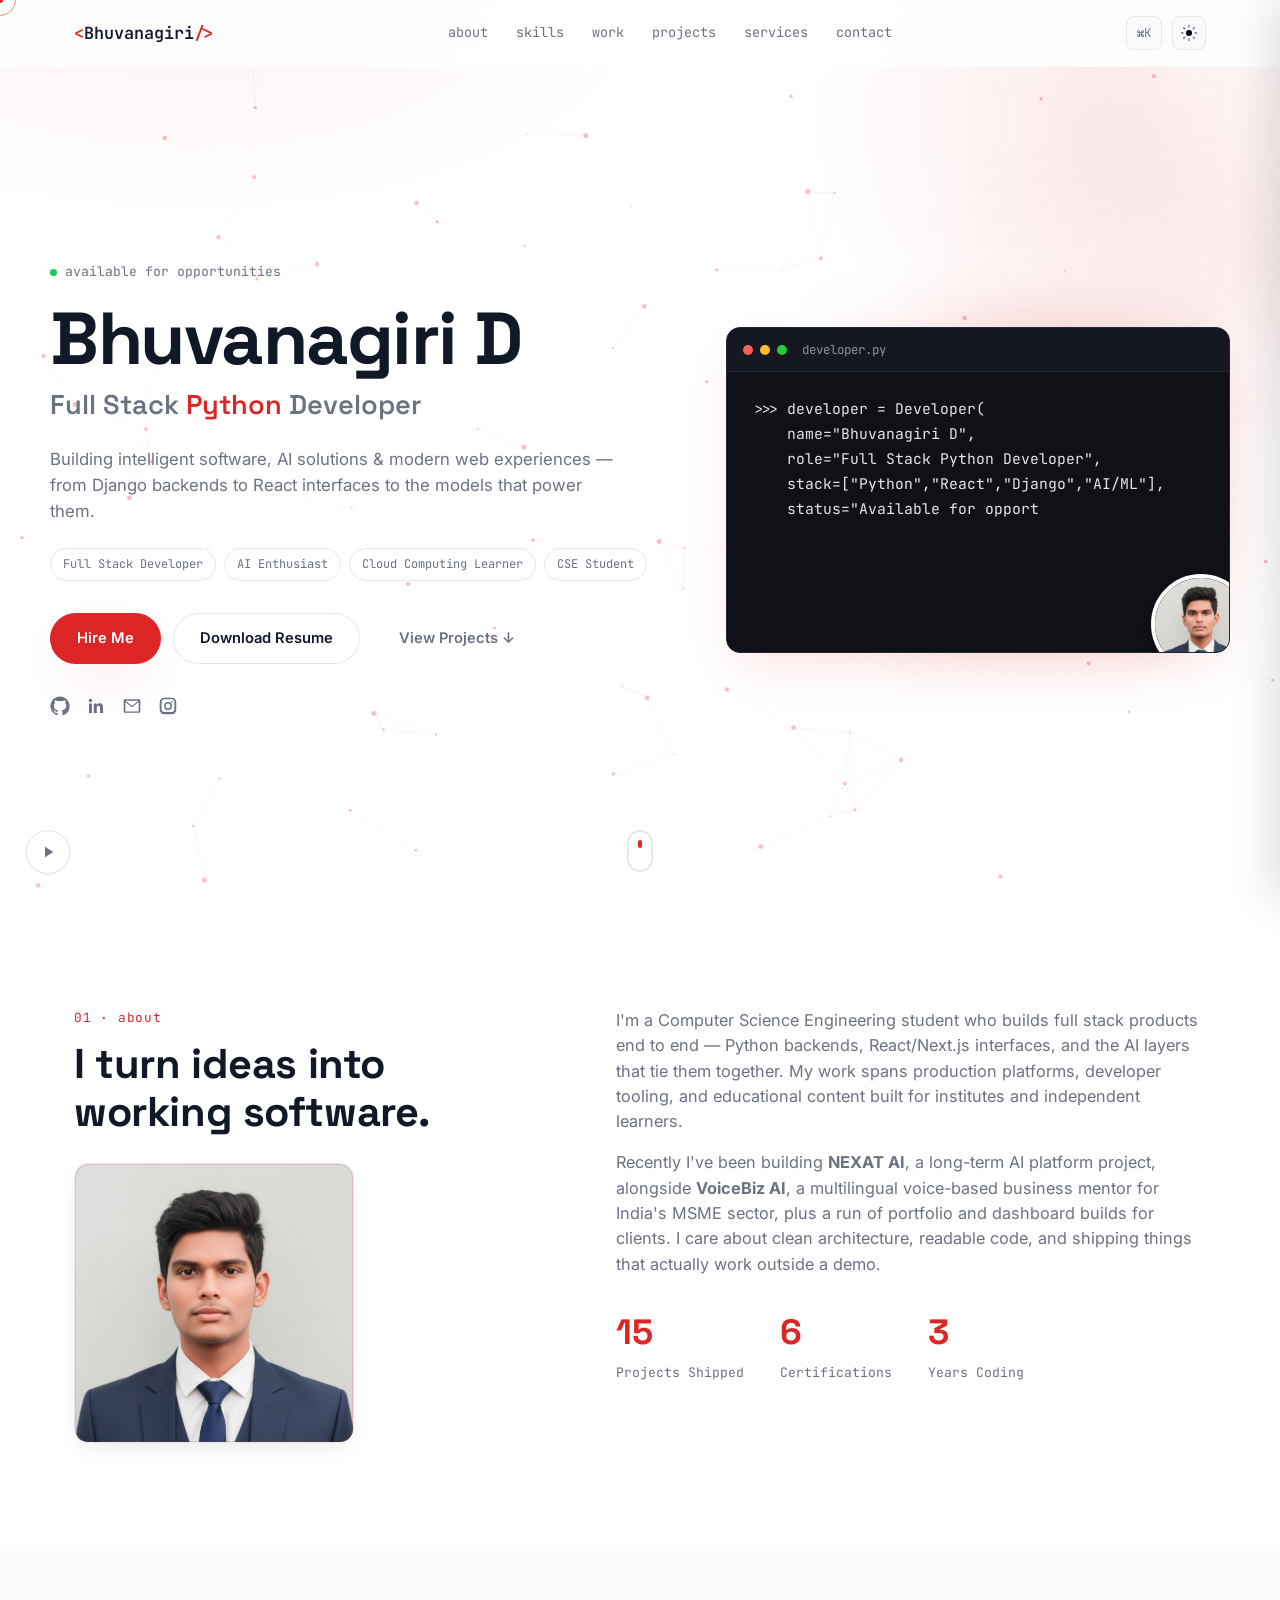
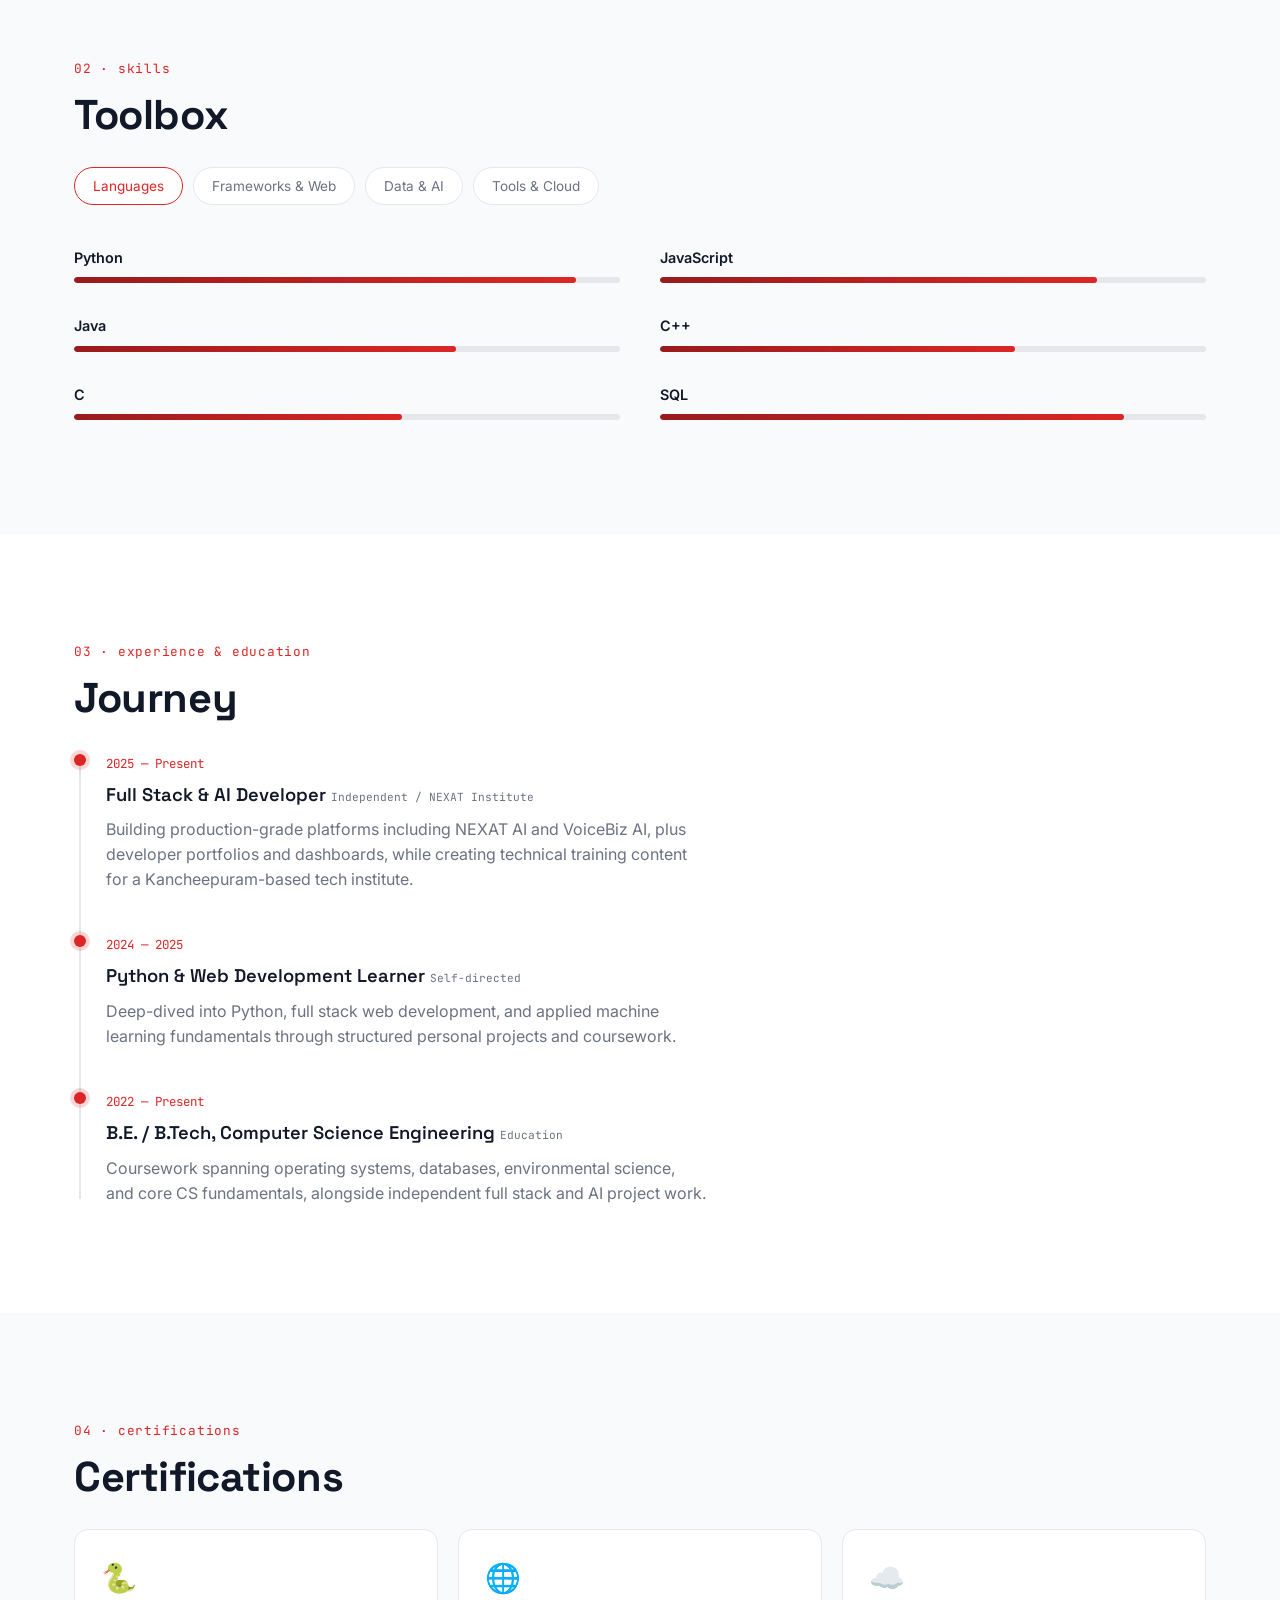
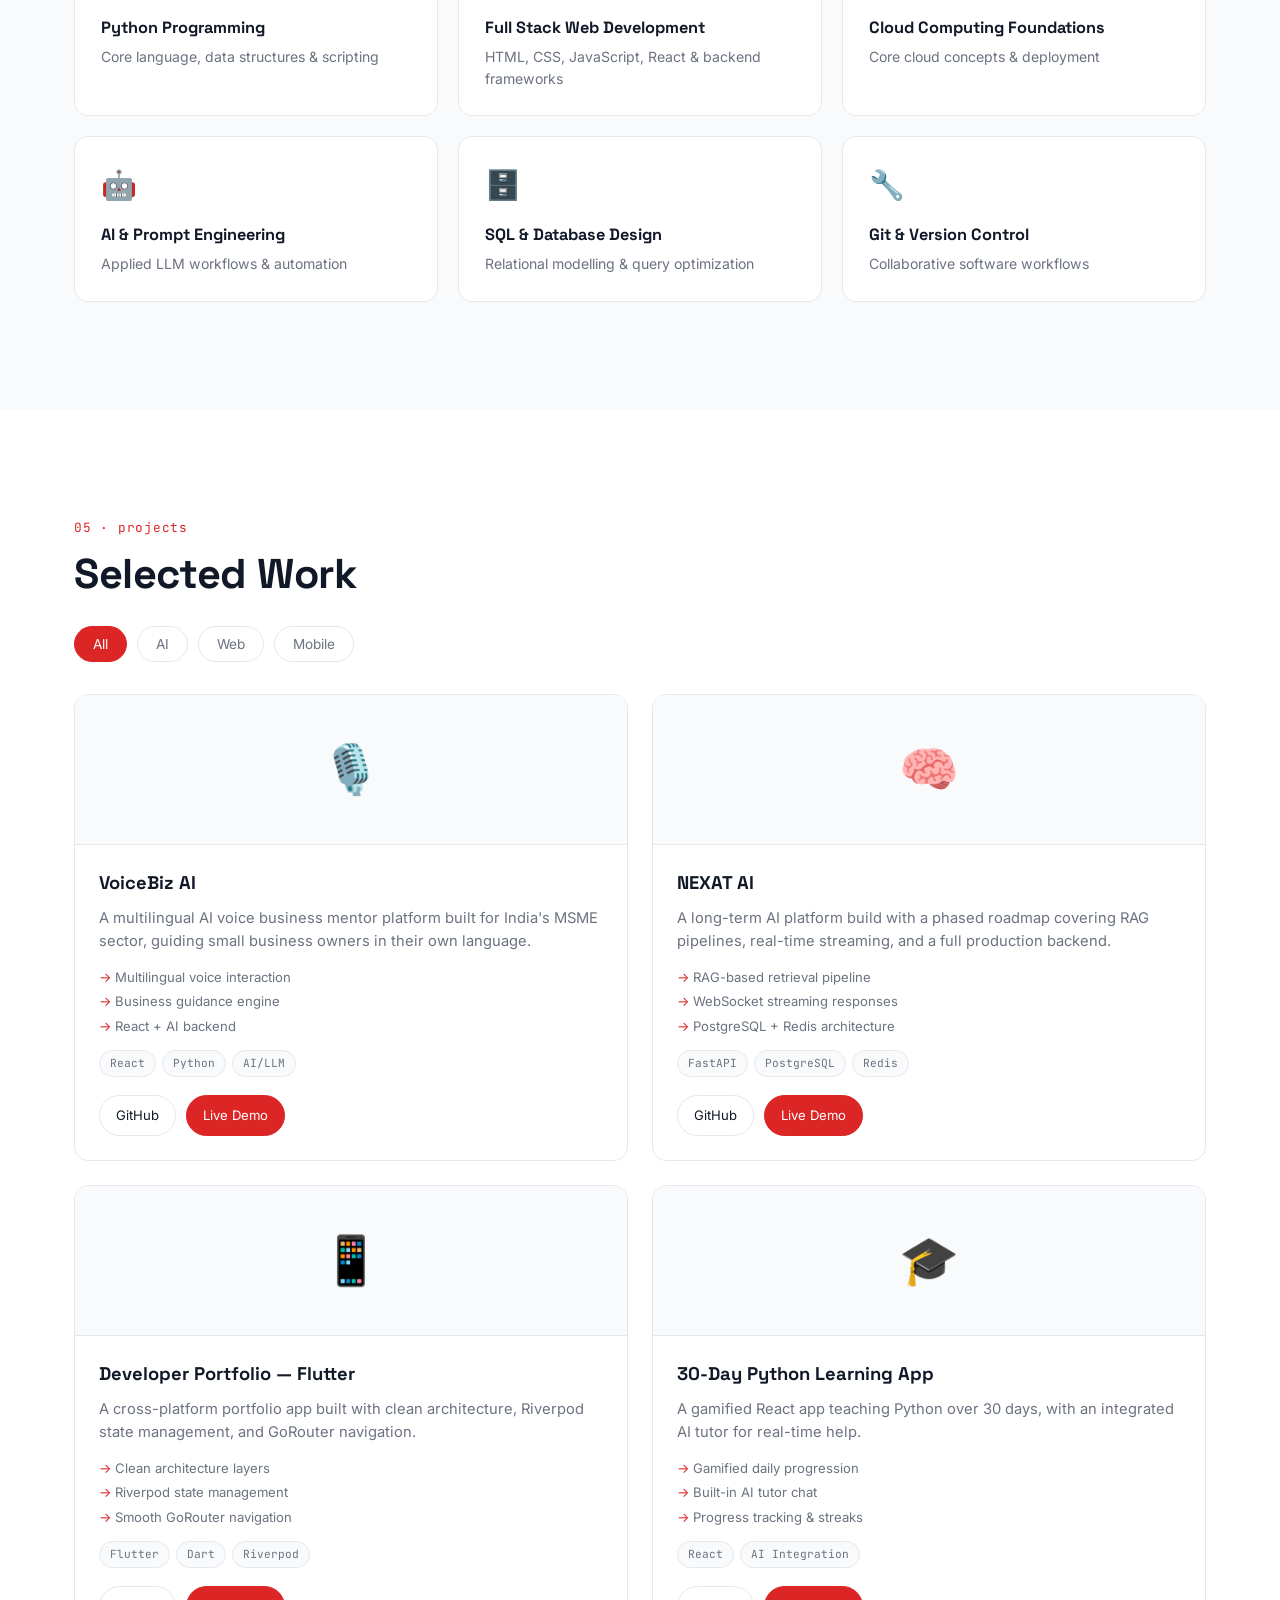
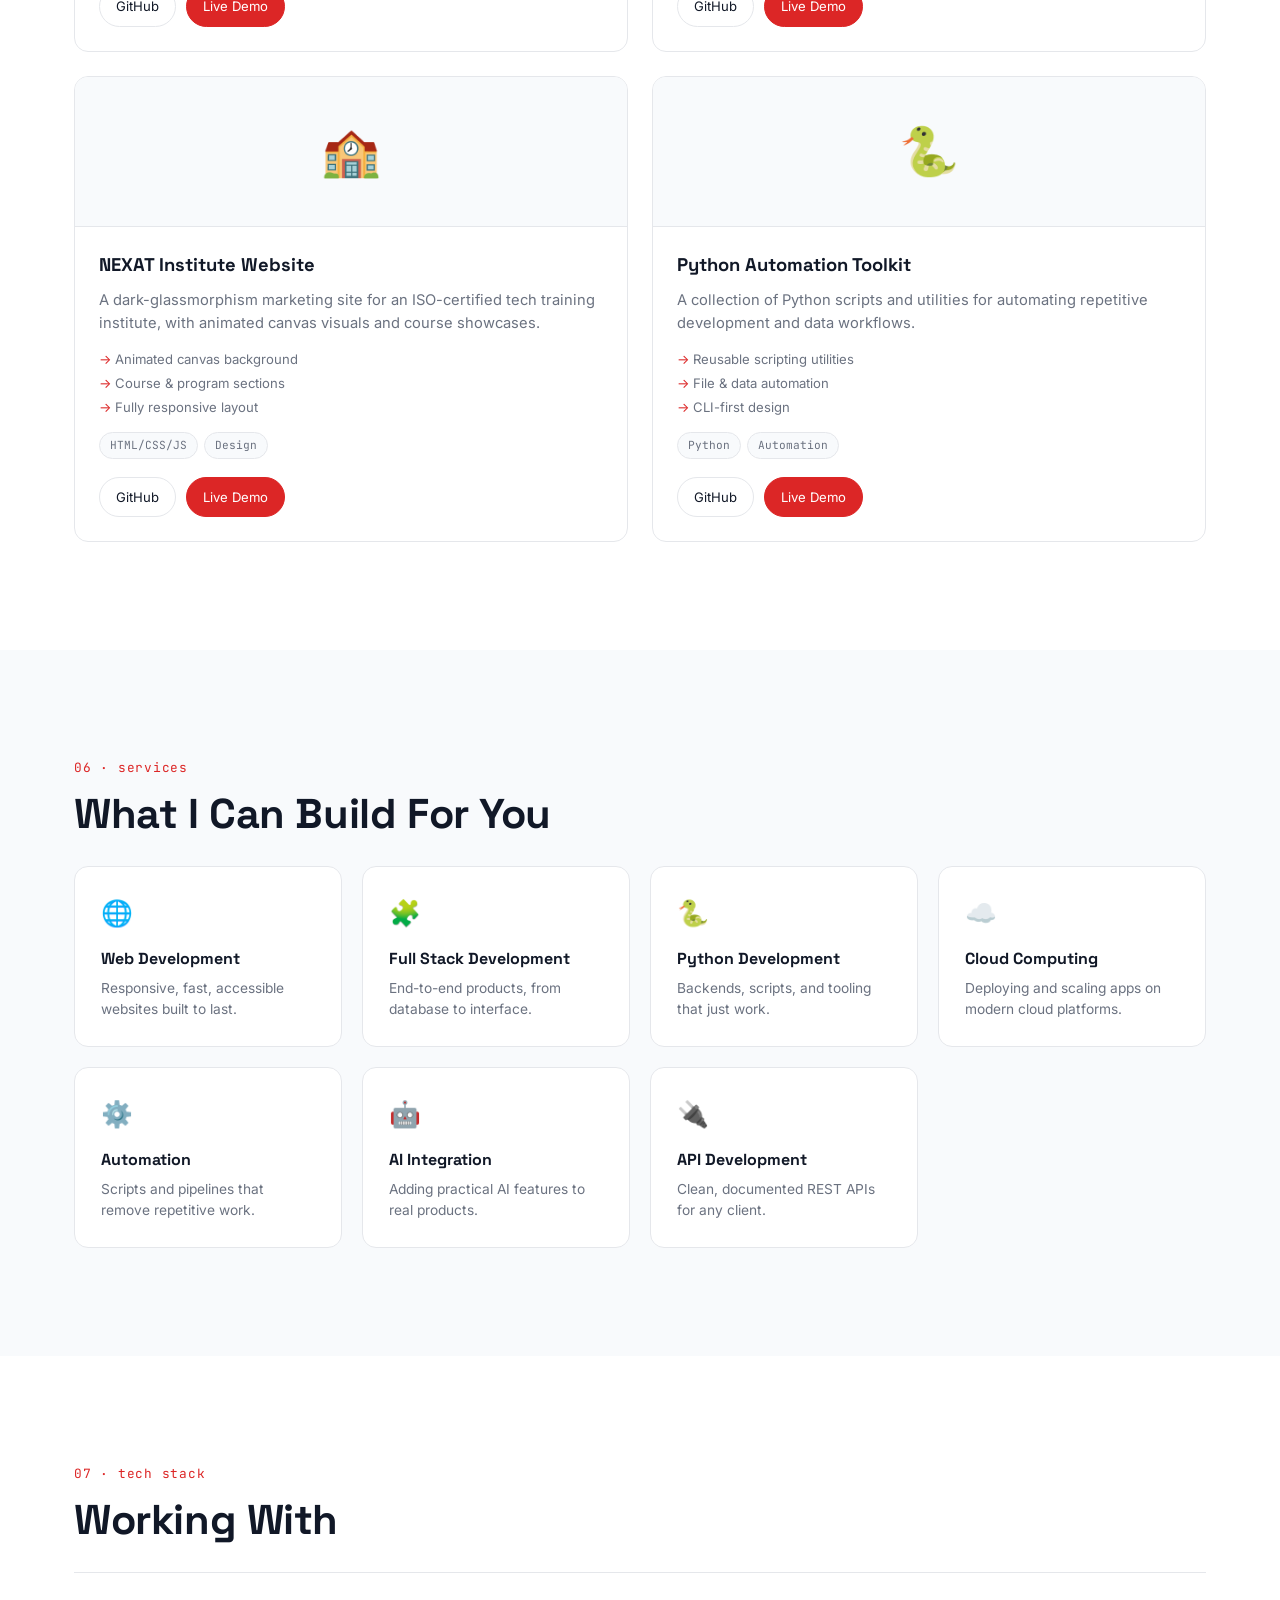
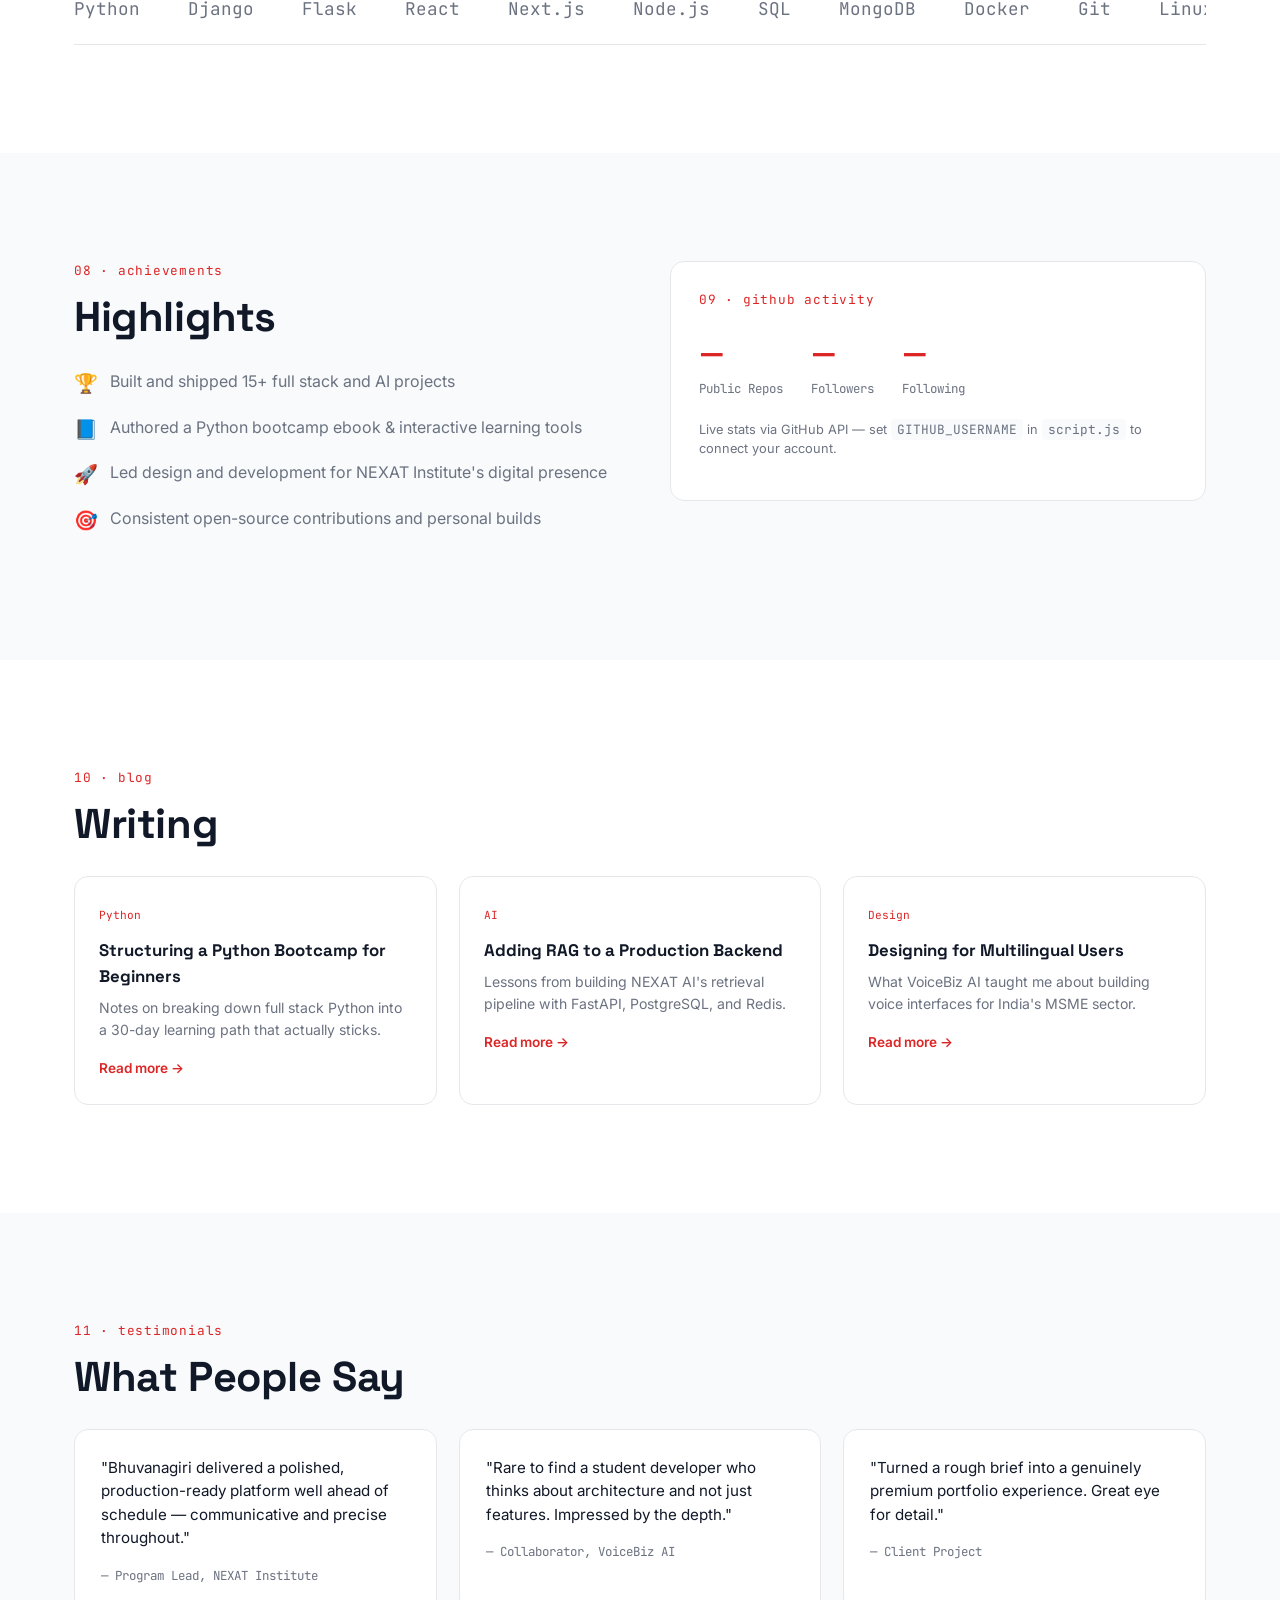
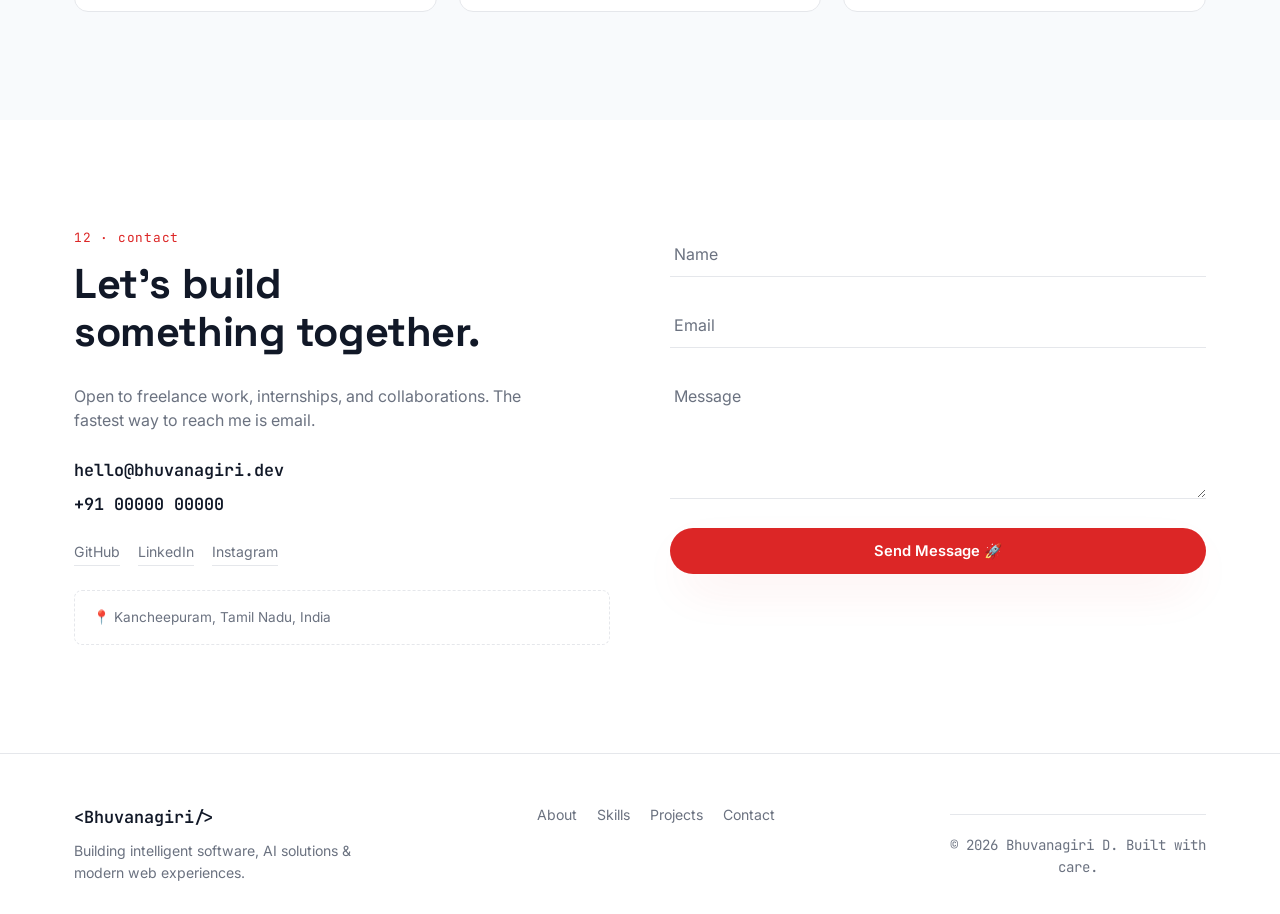
<file: index.html>
<!DOCTYPE html>
<html lang="en">
<head>
<meta charset="UTF-8">
<meta name="viewport" content="width=device-width, initial-scale=1.0">
<title>Bhuvanagiri D — Full Stack Python Developer</title>
<meta name="description" content="Bhuvanagiri D — Full Stack Python Developer building intelligent software, AI solutions and modern web experiences.">
<meta name="theme-color" content="#DC2626">

<!-- Open Graph -->
<meta property="og:title" content="Bhuvanagiri D — Full Stack Python Developer">
<meta property="og:description" content="Building intelligent software, AI solutions & modern web experiences.">
<meta property="og:type" content="website">
<meta property="og:image" content="profile.jpg">

<!-- Twitter -->
<meta name="twitter:card" content="summary_large_image">
<meta name="twitter:title" content="Bhuvanagiri D — Full Stack Python Developer">
<meta name="twitter:description" content="Building intelligent software, AI solutions & modern web experiences.">

<link rel="icon" href="data:image/svg+xml,<svg xmlns=%22http://www.w3.org/2000/svg%22 viewBox=%220 0 100 100%22><rect width=%22100%22 height=%22100%22 rx=%2222%22 fill=%22%23DC2626%22/><text x=%2250%22 y=%2266%22 font-size=%2255%22 fill=%22white%22 text-anchor=%22middle%22 font-family=%22monospace%22>B</text></svg>">

<link rel="preconnect" href="https://fonts.googleapis.com">
<link rel="preconnect" href="https://fonts.gstatic.com" crossorigin>
<link href="https://fonts.googleapis.com/css2?family=Space+Grotesk:wght@500;600;700&family=Inter:wght@400;500;600;700&family=JetBrains+Mono:wght@400;500;600&display=swap" rel="stylesheet">

<link rel="stylesheet" href="style.css">

<script type="application/ld+json">
{
  "@context": "https://schema.org",
  "@type": "Person",
  "name": "Bhuvanagiri D",
  "jobTitle": "Full Stack Python Developer",
  "description": "Full Stack Python Developer building intelligent software, AI solutions and modern web experiences.",
  "knowsAbout": ["Python", "Full Stack Development", "Artificial Intelligence", "React", "Django", "Cloud Computing"]
}
</script>
</head>
<body>

<!-- PARTICLE BACKGROUND -->
<canvas id="particles"></canvas>

<!-- BACKGROUND MUSIC -->
<audio id="bg-music" loop preload="none">
  <source src="music.mp3" type="audio/mp3">
</audio>
<button id="music-toggle" class="music-toggle" aria-label="Play background music" aria-pressed="false">
  <svg class="icon-play" viewBox="0 0 24 24" width="18" height="18"><path fill="currentColor" d="M8 5v14l11-7z"/></svg>
  <svg class="icon-pause" viewBox="0 0 24 24" width="18" height="18"><path fill="currentColor" d="M6 5h4v14H6zM14 5h4v14h-4z"/></svg>
  <span class="music-bars"><i></i><i></i><i></i></span>
</button>

<!-- LOADING SCREEN -->
<div id="loader">
  <div class="loader-code">
    <span>&gt;</span><span class="loader-cursor">_</span>
  </div>
</div>

<!-- SCROLL PROGRESS -->
<div id="scroll-progress"></div>

<!-- CUSTOM CURSOR -->
<div class="cursor-dot"></div>
<div class="cursor-ring"></div>

<!-- COMMAND PALETTE -->
<div id="cmdk-overlay" class="cmdk-overlay">
  <div class="cmdk-box" role="dialog" aria-label="Command palette">
    <div class="cmdk-input-row">
      <span class="cmdk-prompt">/</span>
      <input id="cmdk-input" type="text" placeholder="Jump to a section, or type a command…" autocomplete="off">
      <kbd>esc</kbd>
    </div>
    <ul id="cmdk-results" class="cmdk-results"></ul>
  </div>
</div>

<!-- HEADER -->
<header id="site-header">
  <div class="header-inner">
    <a href="#top" class="logo">
      <span class="logo-bracket">&lt;</span>Bhuvanagiri<span class="logo-bracket">/&gt;</span>
    </a>

    <nav id="main-nav">
      <a href="#about">about</a>
      <a href="#skills">skills</a>
      <a href="#work">work</a>
      <a href="#projects">projects</a>
      <a href="#services">services</a>
      <a href="#contact">contact</a>
    </nav>

    <div class="header-actions">
      <button id="cmdk-trigger" class="cmdk-trigger" aria-label="Open command palette">
        <span>⌘K</span>
      </button>
      <button id="theme-toggle" class="theme-toggle" aria-label="Toggle theme">
        <svg class="icon-sun" viewBox="0 0 24 24" width="18" height="18"><circle cx="12" cy="12" r="4"/><path d="M12 2v2M12 20v2M4.9 4.9l1.4 1.4M17.7 17.7l1.4 1.4M2 12h2M20 12h2M4.9 19.1l1.4-1.4M17.7 6.3l1.4-1.4" stroke="currentColor" stroke-width="1.8" fill="none" stroke-linecap="round"/></svg>
        <svg class="icon-moon" viewBox="0 0 24 24" width="18" height="18"><path d="M21 12.8A9 9 0 1111.2 3 7 7 0 0021 12.8z" fill="currentColor"/></svg>
      </button>
      <button id="nav-toggle" class="nav-toggle" aria-label="Open menu"><span></span><span></span><span></span></button>
    </div>
  </div>
</header>

<!-- MOBILE NAV -->
<div id="mobile-nav">
  <a href="#about">about</a>
  <a href="#skills">skills</a>
  <a href="#work">work</a>
  <a href="#projects">projects</a>
  <a href="#certifications">certifications</a>
  <a href="#services">services</a>
  <a href="#achievements">achievements</a>
  <a href="#contact">contact</a>
</div>

<main id="top">

<!-- ============ HERO ============ -->
<section class="hero">
  <div class="hero-grid">

    <div class="hero-copy" data-reveal>
      <p class="hero-eyebrow"><span class="dot-live"></span> available for opportunities</p>
      <h1 class="hero-title">
        Bhuvanagiri D
      </h1>
      <h2 class="hero-role">Full Stack <span class="text-accent">Python</span> Developer</h2>
      <p class="hero-tagline">Building intelligent software, AI solutions &amp; modern web experiences — from Django backends to React interfaces to the models that power them.</p>

      <div class="hero-tags">
        <span>Full Stack Developer</span>
        <span>AI Enthusiast</span>
        <span>Cloud Computing Learner</span>
        <span>CSE Student</span>
      </div>

      <div class="hero-cta">
        <a href="#contact" class="btn btn-primary">Hire Me</a>
        <a href="resume.pdf" download class="btn btn-outline">Download Resume</a>
        <a href="#projects" class="btn btn-ghost">View Projects ↓</a>
      </div>

      <div class="hero-socials">
        <a href="https://github.com/" target="_blank" rel="noopener" aria-label="GitHub">
          <svg viewBox="0 0 24 24" width="20" height="20"><path fill="currentColor" d="M12 .5C5.73.5.5 5.73.5 12c0 5.08 3.29 9.39 7.86 10.91.57.1.79-.25.79-.55v-2.15c-3.2.7-3.87-1.36-3.87-1.36-.53-1.32-1.29-1.67-1.29-1.67-1.05-.72.08-.71.08-.71 1.17.08 1.78 1.2 1.78 1.2 1.03 1.77 2.71 1.26 3.37.96.1-.75.4-1.26.73-1.55-2.55-.29-5.24-1.28-5.24-5.69 0-1.26.45-2.28 1.19-3.09-.12-.29-.52-1.47.11-3.06 0 0 .97-.31 3.18 1.18a11.02 11.02 0 015.8 0c2.2-1.49 3.18-1.18 3.18-1.18.63 1.6.23 2.77.11 3.06.74.81 1.18 1.83 1.18 3.09 0 4.42-2.69 5.4-5.25 5.68.41.36.78 1.08.78 2.18v3.24c0 .3.21.66.79.55A10.52 10.52 0 0023.5 12c0-6.27-5.23-11.5-11.5-11.5z"/></svg>
        </a>
        <a href="https://linkedin.com/" target="_blank" rel="noopener" aria-label="LinkedIn">
          <svg viewBox="0 0 24 24" width="20" height="20"><path fill="currentColor" d="M20.45 20.45h-3.56v-5.57c0-1.33-.03-3.04-1.85-3.04-1.86 0-2.14 1.45-2.14 2.94v5.67H9.34V9h3.41v1.56h.05c.48-.9 1.64-1.85 3.38-1.85 3.6 0 4.27 2.37 4.27 5.46v6.28zM5.34 7.43a2.06 2.06 0 110-4.13 2.06 2.06 0 010 4.13zM7.12 20.45H3.56V9h3.56v11.45z"/></svg>
        </a>
        <a href="mailto:hello@bhuvanagiri.dev" aria-label="Email">
          <svg viewBox="0 0 24 24" width="20" height="20"><path fill="currentColor" d="M2 5.5A1.5 1.5 0 013.5 4h17A1.5 1.5 0 0122 5.5v13a1.5 1.5 0 01-1.5 1.5h-17A1.5 1.5 0 012 18.5v-13zm2.2.3L12 12l7.8-6.2H4.2zM20 7.1l-7.6 6.05a1 1 0 01-1.24 0L4 7.1v11.4h16V7.1z"/></svg>
        </a>
        <a href="https://instagram.com/" target="_blank" rel="noopener" aria-label="Instagram">
          <svg viewBox="0 0 24 24" width="20" height="20"><path fill="currentColor" d="M12 2c2.72 0 3.06.01 4.12.06 1.06.05 1.79.22 2.43.47.66.26 1.21.6 1.76 1.15.5.5.9 1.1 1.15 1.76.25.64.42 1.37.47 2.43.05 1.06.06 1.4.06 4.12 0 2.72-.01 3.06-.06 4.12-.05 1.06-.22 1.79-.47 2.43a4.9 4.9 0 01-1.15 1.76c-.5.5-1.1.9-1.76 1.15-.64.25-1.37.42-2.43.47-1.06.05-1.4.06-4.12.06-2.72 0-3.06-.01-4.12-.06-1.06-.05-1.79-.22-2.43-.47a4.9 4.9 0 01-1.76-1.15 4.9 4.9 0 01-1.15-1.76c-.25-.64-.42-1.37-.47-2.43C2.01 15.06 2 14.72 2 12c0-2.72.01-3.06.06-4.12.05-1.06.22-1.79.47-2.43.26-.66.6-1.21 1.15-1.76A4.9 4.9 0 015.44 2.5c.64-.25 1.37-.42 2.43-.47C8.94 2.01 9.28 2 12 2zm0 1.8c-2.67 0-2.99.01-4.04.06-.87.04-1.34.18-1.65.3-.42.16-.72.36-1.03.67-.31.31-.51.61-.67 1.03-.12.31-.26.78-.3 1.65-.05 1.05-.06 1.37-.06 4.04 0 2.67.01 2.99.06 4.04.04.87.18 1.34.3 1.65.16.42.36.72.67 1.03.31.31.61.51 1.03.67.31.12.78.26 1.65.3 1.05.05 1.37.06 4.04.06 2.67 0 2.99-.01 4.04-.06.87-.04 1.34-.18 1.65-.3.42-.16.72-.36 1.03-.67.31-.31.51-.61.67-1.03.12-.31.26-.78.3-1.65.05-1.05.06-1.37.06-4.04 0-2.67-.01-2.99-.06-4.04-.04-.87-.18-1.34-.3-1.65a2.8 2.8 0 00-.67-1.03 2.8 2.8 0 00-1.03-.67c-.31-.12-.78-.26-1.65-.3-1.05-.05-1.37-.06-4.04-.06zM12 7.3a4.7 4.7 0 110 9.4 4.7 4.7 0 010-9.4zm0 1.8a2.9 2.9 0 100 5.8 2.9 2.9 0 000-5.8zm5.9-2a1.1 1.1 0 11-2.2 0 1.1 1.1 0 012.2 0z"/></svg>
        </a>
      </div>
    </div>

    <div class="hero-terminal" data-reveal>
      <div class="terminal-window">
        <div class="terminal-bar">
          <span class="dot d-red"></span><span class="dot d-yellow"></span><span class="dot d-green"></span>
          <span class="terminal-title">developer.py</span>
        </div>
        <div class="terminal-body">
          <pre id="terminal-code"></pre>
          <div class="terminal-photo">
            <img src="profile.jpg" alt="Bhuvanagiri D" width="120" height="120">
          </div>
        </div>
      </div>
      <div class="terminal-glow"></div>
    </div>

  </div>

  <button class="scroll-cue" aria-label="Scroll down" onclick="document.getElementById('about').scrollIntoView({behavior:'smooth'})">
    <span></span>
  </button>
</section>

<!-- ============ ABOUT ============ -->
<section id="about" class="section">
  <div class="section-inner about-grid">
    <div data-reveal>
      <p class="eyebrow">01 · about</p>
      <h2 class="section-title">I turn ideas into<br>working software.</h2>
      <div class="about-photo">
        <img src="profile.jpg" alt="Bhuvanagiri D" width="280" height="280">
      </div>
    </div>
    <div class="about-copy" data-reveal>
      <p>I'm a Computer Science Engineering student who builds full stack products end to end — Python backends, React/Next.js interfaces, and the AI layers that tie them together. My work spans production platforms, developer tooling, and educational content built for institutes and independent learners.</p>
      <p>Recently I've been building <strong>NEXAT AI</strong>, a long-term AI platform project, alongside <strong>VoiceBiz AI</strong>, a multilingual voice-based business mentor for India's MSME sector, plus a run of portfolio and dashboard builds for clients. I care about clean architecture, readable code, and shipping things that actually work outside a demo.</p>
      <div class="about-stats">
        <div class="stat"><span class="stat-num" data-count="15">0</span><span class="stat-label">Projects Shipped</span></div>
        <div class="stat"><span class="stat-num" data-count="6">0</span><span class="stat-label">Certifications</span></div>
        <div class="stat"><span class="stat-num" data-count="3">0</span><span class="stat-label">Years Coding</span></div>
      </div>
    </div>
  </div>
</section>

<!-- ============ SKILLS ============ -->
<section id="skills" class="section section-alt">
  <div class="section-inner">
    <p class="eyebrow">02 · skills</p>
    <h2 class="section-title">Toolbox</h2>

    <div class="skills-tabs">
      <button class="skill-tab active" data-tab="languages">Languages</button>
      <button class="skill-tab" data-tab="frameworks">Frameworks &amp; Web</button>
      <button class="skill-tab" data-tab="data">Data &amp; AI</button>
      <button class="skill-tab" data-tab="tools">Tools &amp; Cloud</button>
    </div>

    <div class="skills-panels">
      <div class="skill-panel active" data-panel="languages">
        <div class="skill-bar" data-level="92"><span class="skill-name">Python</span><div class="bar"><i></i></div></div>
        <div class="skill-bar" data-level="80"><span class="skill-name">JavaScript</span><div class="bar"><i></i></div></div>
        <div class="skill-bar" data-level="70"><span class="skill-name">Java</span><div class="bar"><i></i></div></div>
        <div class="skill-bar" data-level="65"><span class="skill-name">C++</span><div class="bar"><i></i></div></div>
        <div class="skill-bar" data-level="60"><span class="skill-name">C</span><div class="bar"><i></i></div></div>
        <div class="skill-bar" data-level="85"><span class="skill-name">SQL</span><div class="bar"><i></i></div></div>
      </div>
      <div class="skill-panel" data-panel="frameworks">
        <div class="skill-bar" data-level="88"><span class="skill-name">HTML5 / CSS3</span><div class="bar"><i></i></div></div>
        <div class="skill-bar" data-level="82"><span class="skill-name">React</span><div class="bar"><i></i></div></div>
        <div class="skill-bar" data-level="75"><span class="skill-name">Next.js</span><div class="bar"><i></i></div></div>
        <div class="skill-bar" data-level="78"><span class="skill-name">Node.js</span><div class="bar"><i></i></div></div>
        <div class="skill-bar" data-level="85"><span class="skill-name">Django</span><div class="bar"><i></i></div></div>
        <div class="skill-bar" data-level="80"><span class="skill-name">Flask</span><div class="bar"><i></i></div></div>
      </div>
      <div class="skill-panel" data-panel="data">
        <div class="skill-bar" data-level="75"><span class="skill-name">Artificial Intelligence</span><div class="bar"><i></i></div></div>
        <div class="skill-bar" data-level="70"><span class="skill-name">Machine Learning Basics</span><div class="bar"><i></i></div></div>
        <div class="skill-bar" data-level="82"><span class="skill-name">Prompt Engineering</span><div class="bar"><i></i></div></div>
        <div class="skill-bar" data-level="72"><span class="skill-name">MongoDB</span><div class="bar"><i></i></div></div>
        <div class="skill-bar" data-level="78"><span class="skill-name">REST APIs</span><div class="bar"><i></i></div></div>
      </div>
      <div class="skill-panel" data-panel="tools">
        <div class="skill-bar" data-level="85"><span class="skill-name">Git &amp; GitHub</span><div class="bar"><i></i></div></div>
        <div class="skill-bar" data-level="70"><span class="skill-name">Docker</span><div class="bar"><i></i></div></div>
        <div class="skill-bar" data-level="75"><span class="skill-name">Linux</span><div class="bar"><i></i></div></div>
        <div class="skill-bar" data-level="65"><span class="skill-name">Google Cloud</span><div class="bar"><i></i></div></div>
      </div>
    </div>
  </div>
</section>

<!-- ============ EXPERIENCE + EDUCATION (TIMELINE) ============ -->
<section id="work" class="section">
  <div class="section-inner">
    <p class="eyebrow">03 · experience &amp; education</p>
    <h2 class="section-title">Journey</h2>

    <div class="timeline">
      <div class="timeline-item" data-reveal>
        <div class="timeline-marker"></div>
        <div class="timeline-content">
          <span class="timeline-date">2025 — Present</span>
          <h3>Full Stack &amp; AI Developer <span class="timeline-tag">Independent / NEXAT Institute</span></h3>
          <p>Building production-grade platforms including NEXAT AI and VoiceBiz AI, plus developer portfolios and dashboards, while creating technical training content for a Kancheepuram-based tech institute.</p>
        </div>
      </div>
      <div class="timeline-item" data-reveal>
        <div class="timeline-marker"></div>
        <div class="timeline-content">
          <span class="timeline-date">2024 — 2025</span>
          <h3>Python &amp; Web Development Learner <span class="timeline-tag">Self-directed</span></h3>
          <p>Deep-dived into Python, full stack web development, and applied machine learning fundamentals through structured personal projects and coursework.</p>
        </div>
      </div>
      <div class="timeline-item" data-reveal>
        <div class="timeline-marker"></div>
        <div class="timeline-content">
          <span class="timeline-date">2022 — Present</span>
          <h3>B.E. / B.Tech, Computer Science Engineering <span class="timeline-tag">Education</span></h3>
          <p>Coursework spanning operating systems, databases, environmental science, and core CS fundamentals, alongside independent full stack and AI project work.</p>
        </div>
      </div>
    </div>
  </div>
</section>

<!-- ============ CERTIFICATIONS ============ -->
<section id="certifications" class="section section-alt">
  <div class="section-inner">
    <p class="eyebrow">04 · certifications</p>
    <h2 class="section-title">Certifications</h2>
    <div class="cert-grid">
      <div class="cert-card" data-reveal>
        <div class="cert-icon">🐍</div>
        <h3>Python Programming</h3>
        <p>Core language, data structures &amp; scripting</p>
      </div>
      <div class="cert-card" data-reveal>
        <div class="cert-icon">🌐</div>
        <h3>Full Stack Web Development</h3>
        <p>HTML, CSS, JavaScript, React &amp; backend frameworks</p>
      </div>
      <div class="cert-card" data-reveal>
        <div class="cert-icon">☁️</div>
        <h3>Cloud Computing Foundations</h3>
        <p>Core cloud concepts &amp; deployment</p>
      </div>
      <div class="cert-card" data-reveal>
        <div class="cert-icon">🤖</div>
        <h3>AI &amp; Prompt Engineering</h3>
        <p>Applied LLM workflows &amp; automation</p>
      </div>
      <div class="cert-card" data-reveal>
        <div class="cert-icon">🗄️</div>
        <h3>SQL &amp; Database Design</h3>
        <p>Relational modelling &amp; query optimization</p>
      </div>
      <div class="cert-card" data-reveal>
        <div class="cert-icon">🔧</div>
        <h3>Git &amp; Version Control</h3>
        <p>Collaborative software workflows</p>
      </div>
    </div>
  </div>
</section>

<!-- ============ PROJECTS ============ -->
<section id="projects" class="section">
  <div class="section-inner">
    <p class="eyebrow">05 · projects</p>
    <h2 class="section-title">Selected Work</h2>

    <div class="project-filters">
      <button class="filter-chip active" data-filter="all">All</button>
      <button class="filter-chip" data-filter="ai">AI</button>
      <button class="filter-chip" data-filter="web">Web</button>
      <button class="filter-chip" data-filter="mobile">Mobile</button>
    </div>

    <div class="project-grid">

      <article class="project-card" data-cat="ai" data-reveal>
        <div class="project-media"><span class="project-glyph">🎙️</span></div>
        <div class="project-body">
          <h3>VoiceBiz AI</h3>
          <p>A multilingual AI voice business mentor platform built for India's MSME sector, guiding small business owners in their own language.</p>
          <ul class="project-features">
            <li>Multilingual voice interaction</li>
            <li>Business guidance engine</li>
            <li>React + AI backend</li>
          </ul>
          <div class="badges">
            <span>React</span><span>Python</span><span>AI/LLM</span>
          </div>
          <div class="project-links">
            <a href="#" class="link-btn">GitHub</a>
            <a href="#" class="link-btn link-btn-solid">Live Demo</a>
          </div>
        </div>
      </article>

      <article class="project-card" data-cat="ai" data-reveal>
        <div class="project-media"><span class="project-glyph">🧠</span></div>
        <div class="project-body">
          <h3>NEXAT AI</h3>
          <p>A long-term AI platform build with a phased roadmap covering RAG pipelines, real-time streaming, and a full production backend.</p>
          <ul class="project-features">
            <li>RAG-based retrieval pipeline</li>
            <li>WebSocket streaming responses</li>
            <li>PostgreSQL + Redis architecture</li>
          </ul>
          <div class="badges">
            <span>FastAPI</span><span>PostgreSQL</span><span>Redis</span>
          </div>
          <div class="project-links">
            <a href="#" class="link-btn">GitHub</a>
            <a href="#" class="link-btn link-btn-solid">Live Demo</a>
          </div>
        </div>
      </article>

      <article class="project-card" data-cat="mobile" data-reveal>
        <div class="project-media"><span class="project-glyph">📱</span></div>
        <div class="project-body">
          <h3>Developer Portfolio — Flutter</h3>
          <p>A cross-platform portfolio app built with clean architecture, Riverpod state management, and GoRouter navigation.</p>
          <ul class="project-features">
            <li>Clean architecture layers</li>
            <li>Riverpod state management</li>
            <li>Smooth GoRouter navigation</li>
          </ul>
          <div class="badges">
            <span>Flutter</span><span>Dart</span><span>Riverpod</span>
          </div>
          <div class="project-links">
            <a href="#" class="link-btn">GitHub</a>
            <a href="#" class="link-btn link-btn-solid">Live Demo</a>
          </div>
        </div>
      </article>

      <article class="project-card" data-cat="web" data-reveal>
        <div class="project-media"><span class="project-glyph">🎓</span></div>
        <div class="project-body">
          <h3>30-Day Python Learning App</h3>
          <p>A gamified React app teaching Python over 30 days, with an integrated AI tutor for real-time help.</p>
          <ul class="project-features">
            <li>Gamified daily progression</li>
            <li>Built-in AI tutor chat</li>
            <li>Progress tracking &amp; streaks</li>
          </ul>
          <div class="badges">
            <span>React</span><span>AI Integration</span>
          </div>
          <div class="project-links">
            <a href="#" class="link-btn">GitHub</a>
            <a href="#" class="link-btn link-btn-solid">Live Demo</a>
          </div>
        </div>
      </article>

      <article class="project-card" data-cat="web" data-reveal>
        <div class="project-media"><span class="project-glyph">🏫</span></div>
        <div class="project-body">
          <h3>NEXAT Institute Website</h3>
          <p>A dark-glassmorphism marketing site for an ISO-certified tech training institute, with animated canvas visuals and course showcases.</p>
          <ul class="project-features">
            <li>Animated canvas background</li>
            <li>Course &amp; program sections</li>
            <li>Fully responsive layout</li>
          </ul>
          <div class="badges">
            <span>HTML/CSS/JS</span><span>Design</span>
          </div>
          <div class="project-links">
            <a href="#" class="link-btn">GitHub</a>
            <a href="#" class="link-btn link-btn-solid">Live Demo</a>
          </div>
        </div>
      </article>

      <article class="project-card" data-cat="ai" data-reveal>
        <div class="project-media"><span class="project-glyph">🐍</span></div>
        <div class="project-body">
          <h3>Python Automation Toolkit</h3>
          <p>A collection of Python scripts and utilities for automating repetitive development and data workflows.</p>
          <ul class="project-features">
            <li>Reusable scripting utilities</li>
            <li>File &amp; data automation</li>
            <li>CLI-first design</li>
          </ul>
          <div class="badges">
            <span>Python</span><span>Automation</span>
          </div>
          <div class="project-links">
            <a href="#" class="link-btn">GitHub</a>
            <a href="#" class="link-btn link-btn-solid">Live Demo</a>
          </div>
        </div>
      </article>

    </div>
  </div>
</section>

<!-- ============ SERVICES ============ -->
<section id="services" class="section section-alt">
  <div class="section-inner">
    <p class="eyebrow">06 · services</p>
    <h2 class="section-title">What I Can Build For You</h2>
    <div class="services-grid">
      <div class="service-card" data-reveal><span class="service-icon">🌐</span><h3>Web Development</h3><p>Responsive, fast, accessible websites built to last.</p></div>
      <div class="service-card" data-reveal><span class="service-icon">🧩</span><h3>Full Stack Development</h3><p>End-to-end products, from database to interface.</p></div>
      <div class="service-card" data-reveal><span class="service-icon">🐍</span><h3>Python Development</h3><p>Backends, scripts, and tooling that just work.</p></div>
      <div class="service-card" data-reveal><span class="service-icon">☁️</span><h3>Cloud Computing</h3><p>Deploying and scaling apps on modern cloud platforms.</p></div>
      <div class="service-card" data-reveal><span class="service-icon">⚙️</span><h3>Automation</h3><p>Scripts and pipelines that remove repetitive work.</p></div>
      <div class="service-card" data-reveal><span class="service-icon">🤖</span><h3>AI Integration</h3><p>Adding practical AI features to real products.</p></div>
      <div class="service-card" data-reveal><span class="service-icon">🔌</span><h3>API Development</h3><p>Clean, documented REST APIs for any client.</p></div>
    </div>
  </div>
</section>

<!-- ============ TECH STACK ============ -->
<section class="section">
  <div class="section-inner">
    <p class="eyebrow">07 · tech stack</p>
    <h2 class="section-title">Working With</h2>
    <div class="stack-marquee">
      <div class="stack-track">
        <span>Python</span><span>Django</span><span>Flask</span><span>React</span><span>Next.js</span><span>Node.js</span><span>SQL</span><span>MongoDB</span><span>Docker</span><span>Git</span><span>Linux</span><span>Google Cloud</span>
        <span>Python</span><span>Django</span><span>Flask</span><span>React</span><span>Next.js</span><span>Node.js</span><span>SQL</span><span>MongoDB</span><span>Docker</span><span>Git</span><span>Linux</span><span>Google Cloud</span>
      </div>
    </div>
  </div>
</section>

<!-- ============ ACHIEVEMENTS + GITHUB ============ -->
<section id="achievements" class="section section-alt">
  <div class="section-inner achievements-grid">
    <div data-reveal>
      <p class="eyebrow">08 · achievements</p>
      <h2 class="section-title">Highlights</h2>
      <ul class="achievement-list">
        <li><span>🏆</span> Built and shipped 15+ full stack and AI projects</li>
        <li><span>📘</span> Authored a Python bootcamp ebook &amp; interactive learning tools</li>
        <li><span>🚀</span> Led design and development for NEXAT Institute's digital presence</li>
        <li><span>🎯</span> Consistent open-source contributions and personal builds</li>
      </ul>
    </div>
    <div class="github-card" data-reveal>
      <p class="eyebrow">09 · github activity</p>
      <div class="gh-stats" id="gh-stats">
        <div class="gh-stat"><span class="gh-num">—</span><span class="gh-label">Public Repos</span></div>
        <div class="gh-stat"><span class="gh-num">—</span><span class="gh-label">Followers</span></div>
        <div class="gh-stat"><span class="gh-num">—</span><span class="gh-label">Following</span></div>
      </div>
      <p class="gh-note">Live stats via GitHub API — set <code>GITHUB_USERNAME</code> in <code>script.js</code> to connect your account.</p>
    </div>
  </div>
</section>

<!-- ============ BLOG ============ -->
<section id="blog" class="section">
  <div class="section-inner">
    <p class="eyebrow">10 · blog</p>
    <h2 class="section-title">Writing</h2>
    <div class="blog-grid">
      <article class="blog-card" data-reveal>
        <span class="blog-tag">Python</span>
        <h3>Structuring a Python Bootcamp for Beginners</h3>
        <p>Notes on breaking down full stack Python into a 30-day learning path that actually sticks.</p>
        <a href="#" class="blog-link">Read more →</a>
      </article>
      <article class="blog-card" data-reveal>
        <span class="blog-tag">AI</span>
        <h3>Adding RAG to a Production Backend</h3>
        <p>Lessons from building NEXAT AI's retrieval pipeline with FastAPI, PostgreSQL, and Redis.</p>
        <a href="#" class="blog-link">Read more →</a>
      </article>
      <article class="blog-card" data-reveal>
        <span class="blog-tag">Design</span>
        <h3>Designing for Multilingual Users</h3>
        <p>What VoiceBiz AI taught me about building voice interfaces for India's MSME sector.</p>
        <a href="#" class="blog-link">Read more →</a>
      </article>
    </div>
  </div>
</section>

<!-- ============ TESTIMONIALS ============ -->
<section class="section section-alt">
  <div class="section-inner">
    <p class="eyebrow">11 · testimonials</p>
    <h2 class="section-title">What People Say</h2>
    <div class="testimonial-track">
      <blockquote class="testimonial" data-reveal>
        <p>"Bhuvanagiri delivered a polished, production-ready platform well ahead of schedule — communicative and precise throughout."</p>
        <footer>— Program Lead, NEXAT Institute</footer>
      </blockquote>
      <blockquote class="testimonial" data-reveal>
        <p>"Rare to find a student developer who thinks about architecture and not just features. Impressed by the depth."</p>
        <footer>— Collaborator, VoiceBiz AI</footer>
      </blockquote>
      <blockquote class="testimonial" data-reveal>
        <p>"Turned a rough brief into a genuinely premium portfolio experience. Great eye for detail."</p>
        <footer>— Client Project</footer>
      </blockquote>
    </div>
  </div>
</section>

<!-- ============ CONTACT ============ -->
<section id="contact" class="section">
  <div class="section-inner contact-grid">
    <div data-reveal>
      <p class="eyebrow">12 · contact</p>
      <h2 class="section-title">Let's build<br>something together.</h2>
      <p class="contact-copy">Open to freelance work, internships, and collaborations. The fastest way to reach me is email.</p>
      <div class="contact-details">
        <a href="mailto:hello@bhuvanagiri.dev">hello@bhuvanagiri.dev</a>
        <a href="tel:+910000000000">+91 00000 00000</a>
      </div>
      <div class="contact-socials">
        <a href="https://github.com/" target="_blank" rel="noopener">GitHub</a>
        <a href="https://linkedin.com/" target="_blank" rel="noopener">LinkedIn</a>
        <a href="https://instagram.com/" target="_blank" rel="noopener">Instagram</a>
      </div>
      <div class="map-placeholder">📍 Kancheepuram, Tamil Nadu, India</div>
    </div>

    <form class="contact-form" id="contact-form" data-reveal>
      <div class="input-group">
        <input type="text" id="cf-name" placeholder=" " required>
        <label for="cf-name">Name</label>
      </div>
      <div class="input-group">
        <input type="email" id="cf-email" placeholder=" " required>
        <label for="cf-email">Email</label>
      </div>
      <div class="input-group">
        <textarea id="cf-message" rows="5" placeholder=" " required></textarea>
        <label for="cf-message">Message</label>
      </div>
      <button type="submit" class="btn btn-primary btn-full">Send Message 🚀</button>
      <p class="form-status" id="form-status"></p>
    </form>
  </div>
</section>

</main>

<!-- FOOTER -->
<footer class="site-footer">
  <div class="section-inner footer-inner">
    <div>
      <a href="#top" class="logo">&lt;Bhuvanagiri/&gt;</a>
      <p>Building intelligent software, AI solutions &amp; modern web experiences.</p>
    </div>
    <nav class="footer-nav">
      <a href="#about">About</a>
      <a href="#skills">Skills</a>
      <a href="#projects">Projects</a>
      <a href="#contact">Contact</a>
    </nav>
    <p class="footer-copy">© <span id="year"></span> Bhuvanagiri D. Built with care.</p>
  </div>
</footer>

<button id="back-to-top" aria-label="Back to top">↑</button>

<script src="script.js"></script>
</body>
</html>
</file>
<file: style.css>
/* =========================================================
   DESIGN TOKENS
========================================================= */
:root{
  --bg:#FFFFFF;
  --section-bg:#F8FAFC;
  --card:#FFFFFF;
  --primary:#DC2626;
  --secondary:#991B1B;
  --accent:#EF4444;
  --text:#111827;
  --text-soft:#6B7280;
  --border:#E5E7EB;

  --font-display:'Space Grotesk', sans-serif;
  --font-body:'Inter', sans-serif;
  --font-mono:'JetBrains Mono', monospace;

  --radius:14px;
  --radius-sm:8px;
  --shadow-sm:0 1px 2px rgba(17,24,39,.04), 0 1px 1px rgba(17,24,39,.03);
  --shadow-md:0 8px 24px -8px rgba(17,24,39,.12);
  --shadow-lg:0 20px 50px -16px rgba(220,38,38,.18);
  --ease:cubic-bezier(.22,1,.36,1);
  --max-w:1180px;
}

html[data-theme="dark"]{
  --bg:#0B0D12;
  --section-bg:#12151C;
  --card:#161A22;
  --text:#F3F4F6;
  --text-soft:#9199A8;
  --border:#232733;
  --shadow-lg:0 20px 60px -16px rgba(220,38,38,.28);
}

*,*::before,*::after{box-sizing:border-box;}
html{scroll-behavior:smooth;}
@media (prefers-reduced-motion:reduce){
  html{scroll-behavior:auto;}
  *{animation-duration:.01ms !important;animation-iteration-count:1 !important;transition-duration:.01ms !important;scroll-behavior:auto !important;}
}

body{
  margin:0;
  background:var(--bg);
  color:var(--text);
  font-family:var(--font-body);
  line-height:1.55;
  -webkit-font-smoothing:antialiased;
  transition:background .4s var(--ease), color .4s var(--ease);
  cursor:none;
}
@media (hover:none), (pointer:coarse){ body{ cursor:auto; } }

img{max-width:100%;display:block;}
a{color:inherit;text-decoration:none;}
ul{list-style:none;margin:0;padding:0;}
button{font-family:inherit;}
:focus-visible{outline:2px solid var(--primary);outline-offset:3px;}

.section-inner{max-width:var(--max-w);margin:0 auto;padding:0 24px;}
.section{padding:108px 0;}
.section-alt{background:var(--section-bg);}
.eyebrow{
  font-family:var(--font-mono);
  font-size:.8rem;
  letter-spacing:.06em;
  color:var(--primary);
  margin:0 0 12px;
  text-transform:lowercase;
}
.section-title{
  font-family:var(--font-display);
  font-weight:700;
  font-size:clamp(1.8rem, 3.4vw, 2.6rem);
  line-height:1.15;
  margin:0 0 28px;
  letter-spacing:-.01em;
}
.text-accent{color:var(--primary);}

/* =========================================================
   PARTICLE BACKGROUND
========================================================= */
#particles{
  position:fixed;inset:0;z-index:-2;pointer-events:none;
  opacity:.5;transition:opacity .4s;
}
html[data-theme="dark"] #particles{opacity:.65;}
body::before{
  content:"";position:fixed;inset:0;z-index:-1;pointer-events:none;
  background:
    radial-gradient(ellipse 60% 40% at 15% 0%, rgba(220,38,38,.06), transparent 60%),
    radial-gradient(ellipse 50% 35% at 100% 30%, rgba(220,38,38,.05), transparent 60%);
}

/* =========================================================
   MUSIC TOGGLE
========================================================= */
.music-toggle{
  position:fixed;bottom:26px;left:26px;z-index:500;
  display:flex;align-items:center;gap:8px;
  width:44px;height:44px;border-radius:50%;border:1px solid var(--border);
  background:var(--card);color:var(--text-soft);cursor:pointer;
  box-shadow:var(--shadow-sm);transition:.3s var(--ease);
  overflow:hidden;padding:0;justify-content:center;
}
.music-toggle:hover{border-color:var(--primary);color:var(--primary);}
.music-toggle .icon-pause{display:none;}
.music-toggle.playing .icon-play{display:none;}
.music-toggle.playing .icon-pause{display:block;}
.music-toggle.playing{width:auto;padding:0 16px 0 14px;border-color:var(--primary);color:var(--primary);}
.music-bars{display:none;align-items:flex-end;gap:2px;height:14px;margin-left:2px;}
.music-toggle.playing .music-bars{display:flex;}
.music-bars i{width:3px;background:var(--primary);border-radius:2px;animation:bar 1s ease-in-out infinite;}
.music-bars i:nth-child(1){height:6px;animation-delay:0s;}
.music-bars i:nth-child(2){height:14px;animation-delay:.2s;}
.music-bars i:nth-child(3){height:9px;animation-delay:.4s;}
@keyframes bar{0%,100%{transform:scaleY(.5);}50%{transform:scaleY(1);}}
@media (max-width:640px){.music-toggle{bottom:20px;left:20px;width:40px;height:40px;}}

/* =========================================================
   LOADER
========================================================= */
#loader{
  position:fixed;inset:0;background:var(--bg);z-index:9999;
  display:flex;align-items:center;justify-content:center;
  transition:opacity .5s var(--ease), visibility .5s var(--ease);
}
#loader.done{opacity:0;visibility:hidden;}
.loader-code{font-family:var(--font-mono);font-size:2rem;color:var(--primary);font-weight:600;}
.loader-cursor{animation:blink 1s steps(1) infinite;}
@keyframes blink{50%{opacity:0;}}

/* =========================================================
   SCROLL PROGRESS
========================================================= */
#scroll-progress{
  position:fixed;top:0;left:0;height:3px;width:0%;
  background:linear-gradient(90deg,var(--secondary),var(--primary),var(--accent));
  z-index:1001;transition:width .1s linear;
}

/* =========================================================
   CUSTOM CURSOR
========================================================= */
.cursor-dot,.cursor-ring{
  position:fixed;top:0;left:0;pointer-events:none;z-index:1002;
  border-radius:50%;transform:translate(-50%,-50%);
}
.cursor-dot{width:6px;height:6px;background:var(--primary);}
.cursor-ring{width:32px;height:32px;border:1.5px solid var(--primary);opacity:.5;transition:width .2s,height .2s,opacity .2s,transform .05s linear;}
.cursor-ring.active{width:48px;height:48px;opacity:.9;}
@media (hover:none), (pointer:coarse){ .cursor-dot,.cursor-ring{display:none;} }

/* =========================================================
   COMMAND PALETTE
========================================================= */
.cmdk-overlay{
  position:fixed;inset:0;background:rgba(17,24,39,.55);backdrop-filter:blur(4px);
  z-index:1100;display:flex;align-items:flex-start;justify-content:center;
  padding-top:14vh;opacity:0;visibility:hidden;transition:opacity .25s var(--ease),visibility .25s;
}
.cmdk-overlay.open{opacity:1;visibility:visible;}
.cmdk-box{
  width:min(560px,90vw);background:var(--card);border:1px solid var(--border);
  border-radius:var(--radius);box-shadow:var(--shadow-lg);overflow:hidden;
  transform:translateY(-10px);transition:transform .25s var(--ease);
}
.cmdk-overlay.open .cmdk-box{transform:translateY(0);}
.cmdk-input-row{display:flex;align-items:center;gap:10px;padding:16px 18px;border-bottom:1px solid var(--border);}
.cmdk-prompt{color:var(--primary);font-family:var(--font-mono);font-weight:700;}
#cmdk-input{flex:1;border:none;outline:none;background:transparent;font-size:1rem;color:var(--text);font-family:var(--font-mono);}
.cmdk-input-row kbd{font-family:var(--font-mono);font-size:.7rem;color:var(--text-soft);border:1px solid var(--border);padding:2px 6px;border-radius:4px;}
.cmdk-results{max-height:320px;overflow-y:auto;padding:8px;}
.cmdk-results li{
  padding:10px 12px;border-radius:var(--radius-sm);cursor:pointer;
  display:flex;justify-content:space-between;font-size:.92rem;color:var(--text);
}
.cmdk-results li:hover,.cmdk-results li.active{background:var(--section-bg);}
.cmdk-results li span{color:var(--text-soft);font-family:var(--font-mono);font-size:.78rem;}

/* =========================================================
   HEADER
========================================================= */
#site-header{
  position:fixed;top:0;left:0;right:0;z-index:900;
  background:color-mix(in srgb, var(--bg) 82%, transparent);
  backdrop-filter:blur(10px);
  border-bottom:1px solid transparent;
  transition:border-color .3s,background .3s;
}
#site-header.scrolled{border-bottom-color:var(--border);}
.header-inner{
  max-width:var(--max-w);margin:0 auto;padding:16px 24px;
  display:flex;align-items:center;justify-content:space-between;
}
.logo{font-family:var(--font-mono);font-weight:600;font-size:1.05rem;}
.logo-bracket{color:var(--primary);}
#main-nav{display:flex;gap:28px;}
#main-nav a{
  font-family:var(--font-mono);font-size:.85rem;color:var(--text-soft);
  position:relative;transition:color .2s;
}
#main-nav a::after{
  content:"";position:absolute;left:0;bottom:-4px;width:0;height:1.5px;
  background:var(--primary);transition:width .25s var(--ease);
}
#main-nav a:hover{color:var(--text);}
#main-nav a:hover::after{width:100%;}

.header-actions{display:flex;align-items:center;gap:10px;}
.cmdk-trigger,.theme-toggle{
  display:flex;align-items:center;justify-content:center;
  background:var(--section-bg);border:1px solid var(--border);
  border-radius:var(--radius-sm);color:var(--text-soft);
  height:34px;padding:0 10px;cursor:pointer;transition:.2s;
  font-family:var(--font-mono);font-size:.75rem;
}
.cmdk-trigger:hover,.theme-toggle:hover{border-color:var(--primary);color:var(--primary);}
.theme-toggle{width:34px;padding:0;}
.icon-moon{display:none;}
html[data-theme="dark"] .icon-sun{display:none;}
html[data-theme="dark"] .icon-moon{display:block;}

.nav-toggle{display:none;flex-direction:column;gap:4px;background:none;border:none;cursor:pointer;padding:8px;}
.nav-toggle span{width:20px;height:2px;background:var(--text);transition:.3s;}

#mobile-nav{
  position:fixed;top:0;right:0;height:100vh;width:min(78vw,320px);
  background:var(--card);z-index:950;padding:100px 32px 32px;
  display:flex;flex-direction:column;gap:22px;
  transform:translateX(100%);transition:transform .4s var(--ease);
  box-shadow:-10px 0 40px rgba(0,0,0,.12);
}
#mobile-nav.open{transform:translateX(0);}
#mobile-nav a{font-family:var(--font-mono);font-size:1.1rem;color:var(--text);}

/* =========================================================
   HERO
========================================================= */
.hero{
  min-height:100vh;display:flex;flex-direction:column;justify-content:center;
  padding:140px 24px 60px;position:relative;overflow:hidden;
}
.hero::before{
  content:"";position:absolute;top:-20%;right:-10%;width:600px;height:600px;
  background:radial-gradient(circle, rgba(220,38,38,.10), transparent 70%);
  border-radius:50%;pointer-events:none;
}
.hero-grid{
  max-width:var(--max-w);margin:0 auto;width:100%;
  display:grid;grid-template-columns:1.1fr .9fr;gap:60px;align-items:center;
}
.hero-eyebrow{
  display:inline-flex;align-items:center;gap:8px;font-family:var(--font-mono);
  font-size:.82rem;color:var(--text-soft);margin:0 0 20px;
}
.dot-live{width:7px;height:7px;border-radius:50%;background:#22C55E;box-shadow:0 0 0 0 rgba(34,197,94,.6);animation:pulse 2s infinite;}
@keyframes pulse{
  0%{box-shadow:0 0 0 0 rgba(34,197,94,.5);}
  70%{box-shadow:0 0 0 8px rgba(34,197,94,0);}
  100%{box-shadow:0 0 0 0 rgba(34,197,94,0);}
}
.hero-title{
  font-family:var(--font-display);font-weight:700;
  font-size:clamp(2.6rem,6vw,4.6rem);line-height:1;margin:0 0 8px;letter-spacing:-.02em;
}
.hero-role{
  font-family:var(--font-display);font-weight:600;
  font-size:clamp(1.2rem,2.4vw,1.7rem);color:var(--text-soft);margin:0 0 20px;
}
.hero-tagline{max-width:52ch;color:var(--text-soft);font-size:1.05rem;margin:0 0 24px;}
.hero-tags{display:flex;flex-wrap:wrap;gap:8px;margin-bottom:32px;}
.hero-tags span{
  font-family:var(--font-mono);font-size:.75rem;padding:6px 12px;
  border:1px solid var(--border);border-radius:100px;color:var(--text-soft);
}
.hero-cta{display:flex;flex-wrap:wrap;gap:12px;margin-bottom:32px;}
.hero-socials{display:flex;gap:16px;}
.hero-socials a{color:var(--text-soft);transition:color .2s,transform .2s;}
.hero-socials a:hover{color:var(--primary);transform:translateY(-2px);}

/* Buttons */
.btn{
  display:inline-flex;align-items:center;justify-content:center;gap:8px;
  padding:13px 26px;border-radius:100px;font-weight:600;font-size:.92rem;
  border:1.5px solid transparent;cursor:pointer;transition:transform .25s var(--ease), box-shadow .25s var(--ease), background .25s, color .25s;
  position:relative;overflow:hidden;
}
.btn-primary{background:var(--primary);color:#fff;box-shadow:var(--shadow-lg);}
.btn-primary:hover{transform:translateY(-2px);background:var(--secondary);}
.btn-outline{border-color:var(--border);color:var(--text);background:var(--card);}
.btn-outline:hover{border-color:var(--primary);color:var(--primary);transform:translateY(-2px);}
.btn-ghost{color:var(--text-soft);}
.btn-ghost:hover{color:var(--primary);}
.btn-full{width:100%;}
.btn.ripple::after{
  content:"";position:absolute;border-radius:50%;background:rgba(255,255,255,.5);
  transform:scale(0);animation:ripple .6s linear;
}
@keyframes ripple{to{transform:scale(3);opacity:0;}}

/* Terminal */
.hero-terminal{position:relative;}
.terminal-window{
  background:#0F1117;border-radius:var(--radius);overflow:hidden;
  box-shadow:var(--shadow-lg);border:1px solid #232733;
}
.terminal-bar{display:flex;align-items:center;gap:7px;padding:12px 16px;background:#161821;border-bottom:1px solid #232733;}
.dot{width:10px;height:10px;border-radius:50%;}
.d-red{background:#FF5F56;}.d-yellow{background:#FFBD2E;}.d-green{background:#27C93F;}
.terminal-title{margin-left:8px;font-family:var(--font-mono);font-size:.78rem;color:#8B92A5;}
.terminal-body{padding:24px;min-height:280px;position:relative;}
#terminal-code{
  margin:0;font-family:var(--font-mono);font-size:.92rem;line-height:1.7;
  color:#E5E7EB;white-space:pre-wrap;word-break:break-word;
}
#terminal-code .kw{color:#F87171;}
#terminal-code .str{color:#86EFAC;}
#terminal-code .cm{color:#6B7280;}
.terminal-photo{
  position:absolute;bottom:-22px;right:-22px;width:100px;height:100px;
  border-radius:50%;overflow:hidden;border:4px solid var(--bg);box-shadow:var(--shadow-md);
}
.terminal-photo img{width:100%;height:100%;object-fit:cover;}
.terminal-glow{
  position:absolute;inset:-30px;background:radial-gradient(circle at 60% 40%, rgba(220,38,38,.18), transparent 65%);
  z-index:-1;filter:blur(20px);
}

.scroll-cue{
  position:absolute;bottom:28px;left:50%;transform:translateX(-50%);
  width:26px;height:42px;border:2px solid var(--border);border-radius:20px;
  background:none;cursor:pointer;display:flex;justify-content:center;padding-top:8px;
}
.scroll-cue span{width:4px;height:8px;border-radius:2px;background:var(--primary);animation:scrollcue 1.6s infinite;}
@keyframes scrollcue{
  0%{transform:translateY(0);opacity:1;}
  70%{transform:translateY(12px);opacity:0;}
  100%{opacity:0;}
}

/* =========================================================
   REVEAL ANIMATIONS
========================================================= */
[data-reveal]{opacity:0;transform:translateY(24px);transition:opacity .7s var(--ease), transform .7s var(--ease);}
[data-reveal].in{opacity:1;transform:translateY(0);}

/* =========================================================
   ABOUT
========================================================= */
.about-grid{display:grid;grid-template-columns:.9fr 1.1fr;gap:60px;align-items:start;}
.about-photo{
  margin-top:28px;width:min(280px,100%);aspect-ratio:1/1;border-radius:var(--radius);
  overflow:hidden;position:relative;border:1px solid var(--border);box-shadow:var(--shadow-md);
}
.about-photo::after{
  content:"";position:absolute;inset:0;border-radius:var(--radius);
  box-shadow:inset 0 0 0 1px rgba(220,38,38,.15);pointer-events:none;
}
.about-photo img{width:100%;height:100%;object-fit:cover;}
.about-copy p{color:var(--text-soft);margin:0 0 16px;font-size:1.02rem;}
.about-stats{display:flex;gap:36px;margin-top:28px;flex-wrap:wrap;}
.stat-num{display:block;font-family:var(--font-display);font-size:2.2rem;font-weight:700;color:var(--primary);}
.stat-label{font-size:.82rem;color:var(--text-soft);font-family:var(--font-mono);}

/* =========================================================
   SKILLS
========================================================= */
.skills-tabs{display:flex;flex-wrap:wrap;gap:10px;margin-bottom:36px;}
.skill-tab{
  padding:10px 18px;border-radius:100px;border:1px solid var(--border);
  background:var(--card);color:var(--text-soft);font-size:.85rem;cursor:pointer;transition:.2s;
}
.skill-tab.active,.skill-tab:hover{border-color:var(--primary);color:var(--primary);}
.skill-panel{display:none;grid-template-columns:1fr 1fr;gap:20px 40px;}
.skill-panel.active{display:grid;}
@media (max-width:640px){.skill-panel{grid-template-columns:1fr;}}
.skill-bar{padding:6px 0;}
.skill-name{font-size:.9rem;font-weight:600;margin-bottom:8px;display:block;}
.bar{height:6px;background:var(--border);border-radius:100px;overflow:hidden;}
.bar i{
  display:block;height:100%;width:0;border-radius:100px;
  background:linear-gradient(90deg,var(--secondary),var(--primary));
  transition:width 1.1s var(--ease);
}

/* =========================================================
   TIMELINE
========================================================= */
.timeline{position:relative;padding-left:32px;}
.timeline::before{content:"";position:absolute;left:5px;top:6px;bottom:6px;width:2px;background:var(--border);}
.timeline-item{position:relative;margin-bottom:40px;}
.timeline-item:last-child{margin-bottom:0;}
.timeline-marker{position:absolute;left:-32px;top:4px;width:12px;height:12px;border-radius:50%;background:var(--primary);box-shadow:0 0 0 4px color-mix(in srgb, var(--primary) 18%, transparent);}
.timeline-date{font-family:var(--font-mono);font-size:.78rem;color:var(--primary);}
.timeline-content h3{margin:6px 0 8px;font-family:var(--font-display);font-size:1.15rem;font-weight:600;}
.timeline-tag{font-family:var(--font-mono);font-size:.7rem;color:var(--text-soft);font-weight:400;}
.timeline-content p{margin:0;color:var(--text-soft);max-width:60ch;}

/* =========================================================
   CERTIFICATIONS
========================================================= */
.cert-grid{display:grid;grid-template-columns:repeat(3,1fr);gap:20px;}
@media (max-width:900px){.cert-grid{grid-template-columns:repeat(2,1fr);}}
@media (max-width:560px){.cert-grid{grid-template-columns:1fr;}}
.cert-card{
  background:var(--card);border:1px solid var(--border);border-radius:var(--radius);
  padding:26px;transition:transform .3s var(--ease), box-shadow .3s var(--ease), border-color .3s;
}
.cert-card:hover{transform:translateY(-6px);box-shadow:var(--shadow-md);border-color:var(--primary);}
.cert-icon{font-size:1.8rem;margin-bottom:14px;}
.cert-card h3{margin:0 0 6px;font-size:1.02rem;font-family:var(--font-display);}
.cert-card p{margin:0;color:var(--text-soft);font-size:.88rem;}

/* =========================================================
   PROJECTS
========================================================= */
.project-filters{display:flex;gap:10px;margin-bottom:32px;flex-wrap:wrap;}
.filter-chip{
  padding:9px 18px;border-radius:100px;border:1px solid var(--border);
  background:var(--card);color:var(--text-soft);font-size:.85rem;cursor:pointer;transition:.2s;
}
.filter-chip.active,.filter-chip:hover{background:var(--primary);color:#fff;border-color:var(--primary);}
.project-grid{display:grid;grid-template-columns:repeat(2,1fr);gap:24px;}
@media (max-width:800px){.project-grid{grid-template-columns:1fr;}}
.project-card{
  background:var(--card);border:1px solid var(--border);border-radius:var(--radius);
  overflow:hidden;transition:transform .35s var(--ease), box-shadow .35s var(--ease);
  display:flex;flex-direction:column;
}
.project-card:hover{transform:translateY(-6px);box-shadow:var(--shadow-md);}
.project-card.hide{display:none;}
.project-media{
  height:150px;background:var(--section-bg);display:flex;align-items:center;justify-content:center;
  font-size:3rem;border-bottom:1px solid var(--border);
}
.project-body{padding:24px;display:flex;flex-direction:column;gap:10px;flex:1;}
.project-body h3{margin:0;font-family:var(--font-display);font-size:1.15rem;}
.project-body p{margin:0;color:var(--text-soft);font-size:.92rem;}
.project-features{display:flex;flex-direction:column;gap:4px;margin:4px 0;}
.project-features li{font-size:.82rem;color:var(--text-soft);padding-left:16px;position:relative;}
.project-features li::before{content:"→";position:absolute;left:0;color:var(--primary);}
.badges{display:flex;flex-wrap:wrap;gap:6px;}
.badges span{font-family:var(--font-mono);font-size:.7rem;padding:4px 10px;border-radius:100px;background:var(--section-bg);color:var(--text-soft);border:1px solid var(--border);}
.project-links{display:flex;gap:10px;margin-top:auto;padding-top:8px;}
.link-btn{
  font-size:.82rem;padding:9px 16px;border-radius:100px;border:1px solid var(--border);
  color:var(--text);transition:.2s;
}
.link-btn:hover{border-color:var(--primary);color:var(--primary);}
.link-btn-solid{background:var(--primary);color:#fff;border-color:var(--primary);}
.link-btn-solid:hover{background:var(--secondary);color:#fff;}

/* =========================================================
   SERVICES
========================================================= */
.services-grid{display:grid;grid-template-columns:repeat(4,1fr);gap:20px;}
@media (max-width:900px){.services-grid{grid-template-columns:repeat(2,1fr);}}
@media (max-width:560px){.services-grid{grid-template-columns:1fr;}}
.service-card{
  background:var(--card);border:1px solid var(--border);border-radius:var(--radius);
  padding:26px;transition:transform .3s var(--ease), border-color .3s;
}
.service-card:hover{transform:translateY(-4px);border-color:var(--primary);}
.service-icon{font-size:1.6rem;}
.service-card h3{margin:14px 0 6px;font-size:1rem;font-family:var(--font-display);}
.service-card p{margin:0;color:var(--text-soft);font-size:.86rem;}

/* =========================================================
   TECH STACK MARQUEE
========================================================= */
.stack-marquee{overflow:hidden;border-top:1px solid var(--border);border-bottom:1px solid var(--border);padding:22px 0;}
.stack-track{display:flex;gap:48px;width:max-content;animation:marquee 26s linear infinite;}
.stack-track span{font-family:var(--font-mono);font-size:1.1rem;color:var(--text-soft);white-space:nowrap;}
@keyframes marquee{from{transform:translateX(0);}to{transform:translateX(-50%);}}

/* =========================================================
   ACHIEVEMENTS + GITHUB
========================================================= */
.achievements-grid{display:grid;grid-template-columns:1fr 1fr;gap:60px;align-items:start;}
@media (max-width:800px){.achievements-grid{grid-template-columns:1fr;}}
.achievement-list li{display:flex;gap:12px;align-items:flex-start;margin-bottom:16px;color:var(--text-soft);}
.achievement-list li span{font-size:1.2rem;}
.github-card{background:var(--card);border:1px solid var(--border);border-radius:var(--radius);padding:28px;}
.gh-stats{display:flex;gap:28px;margin:20px 0;flex-wrap:wrap;}
.gh-num{display:block;font-family:var(--font-display);font-size:1.8rem;font-weight:700;color:var(--primary);}
.gh-label{font-size:.78rem;color:var(--text-soft);font-family:var(--font-mono);}
.gh-note{font-size:.8rem;color:var(--text-soft);}
.gh-note code{font-family:var(--font-mono);background:var(--section-bg);padding:2px 6px;border-radius:4px;}

/* =========================================================
   BLOG
========================================================= */
.blog-grid{display:grid;grid-template-columns:repeat(3,1fr);gap:22px;}
@media (max-width:900px){.blog-grid{grid-template-columns:1fr;}}
.blog-card{background:var(--card);border:1px solid var(--border);border-radius:var(--radius);padding:24px;transition:transform .3s var(--ease);}
.blog-card:hover{transform:translateY(-6px);}
.blog-tag{font-family:var(--font-mono);font-size:.7rem;color:var(--primary);}
.blog-card h3{margin:12px 0 8px;font-family:var(--font-display);font-size:1.05rem;}
.blog-card p{margin:0 0 14px;color:var(--text-soft);font-size:.88rem;}
.blog-link{font-size:.85rem;color:var(--primary);font-weight:600;}

/* =========================================================
   TESTIMONIALS
========================================================= */
.testimonial-track{display:grid;grid-template-columns:repeat(3,1fr);gap:22px;}
@media (max-width:900px){.testimonial-track{grid-template-columns:1fr;}}
.testimonial{
  margin:0;background:var(--card);border:1px solid var(--border);border-radius:var(--radius);
  padding:26px;position:relative;
}
.testimonial p{margin:0 0 16px;font-size:.95rem;color:var(--text);}
.testimonial footer{font-family:var(--font-mono);font-size:.78rem;color:var(--text-soft);}

/* =========================================================
   CONTACT
========================================================= */
.contact-grid{display:grid;grid-template-columns:1fr 1fr;gap:60px;align-items:start;}
@media (max-width:800px){.contact-grid{grid-template-columns:1fr;}}
.contact-copy{color:var(--text-soft);max-width:48ch;margin-bottom:24px;}
.contact-details{display:flex;flex-direction:column;gap:8px;margin-bottom:24px;}
.contact-details a{font-family:var(--font-mono);font-size:1.05rem;font-weight:600;transition:color .2s;}
.contact-details a:hover{color:var(--primary);}
.contact-socials{display:flex;gap:18px;margin-bottom:24px;}
.contact-socials a{font-size:.88rem;color:var(--text-soft);border-bottom:1px solid var(--border);padding-bottom:2px;}
.contact-socials a:hover{color:var(--primary);border-color:var(--primary);}
.map-placeholder{
  padding:16px 18px;border:1px dashed var(--border);border-radius:var(--radius-sm);
  color:var(--text-soft);font-size:.85rem;
}

.contact-form{display:flex;flex-direction:column;gap:22px;}
.input-group{position:relative;}
.input-group input,.input-group textarea{
  width:100%;padding:14px 4px;border:none;border-bottom:1.5px solid var(--border);
  background:transparent;color:var(--text);font-size:1rem;font-family:var(--font-body);
  resize:vertical;transition:border-color .3s;
}
.input-group input:focus,.input-group textarea:focus{outline:none;border-color:var(--primary);}
.input-group label{
  position:absolute;left:4px;top:14px;color:var(--text-soft);pointer-events:none;
  transition:.2s var(--ease);font-size:1rem;
}
.input-group input:focus ~ label,
.input-group input:not(:placeholder-shown) ~ label,
.input-group input:valid ~ label,
.input-group textarea:focus ~ label,
.input-group textarea:not(:placeholder-shown) ~ label{
  top:-10px;font-size:.75rem;color:var(--primary);
}
.form-status{font-size:.85rem;color:var(--primary);min-height:1em;margin:0;}

/* =========================================================
   FOOTER
========================================================= */
.site-footer{border-top:1px solid var(--border);padding:50px 0 30px;}
.footer-inner{display:flex;justify-content:space-between;flex-wrap:wrap;gap:24px;align-items:flex-start;}
.footer-inner p{color:var(--text-soft);font-size:.88rem;max-width:32ch;margin:10px 0 0;}
.footer-nav{display:flex;gap:20px;flex-wrap:wrap;}
.footer-nav a{color:var(--text-soft);font-size:.88rem;transition:color .2s;}
.footer-nav a:hover{color:var(--primary);}
.footer-copy{width:100%;text-align:center;color:var(--text-soft);font-size:.78rem;font-family:var(--font-mono);margin-top:20px;padding-top:20px;border-top:1px solid var(--border);}

/* =========================================================
   BACK TO TOP
========================================================= */
#back-to-top{
  position:fixed;bottom:26px;right:26px;width:44px;height:44px;border-radius:50%;
  background:var(--primary);color:#fff;border:none;font-size:1.1rem;cursor:pointer;
  box-shadow:var(--shadow-lg);opacity:0;visibility:hidden;transform:translateY(10px);
  transition:.3s var(--ease);z-index:500;
}
#back-to-top.show{opacity:1;visibility:visible;transform:translateY(0);}
#back-to-top:hover{background:var(--secondary);}

/* =========================================================
   RESPONSIVE — NAV / HERO
========================================================= */
@media (max-width:900px){
  #main-nav,.cmdk-trigger{display:none;}
  .nav-toggle{display:flex;}
  .hero-grid{grid-template-columns:1fr;}
  .hero-terminal{order:-1;max-width:480px;margin:0 auto 20px;}
  .about-grid,.contact-grid{grid-template-columns:1fr;}
}
@media (max-width:640px){
  .section{padding:72px 0;}
  .hero{padding-top:120px;}
  .terminal-photo{width:72px;height:72px;bottom:-16px;right:-16px;}
}
</file>
